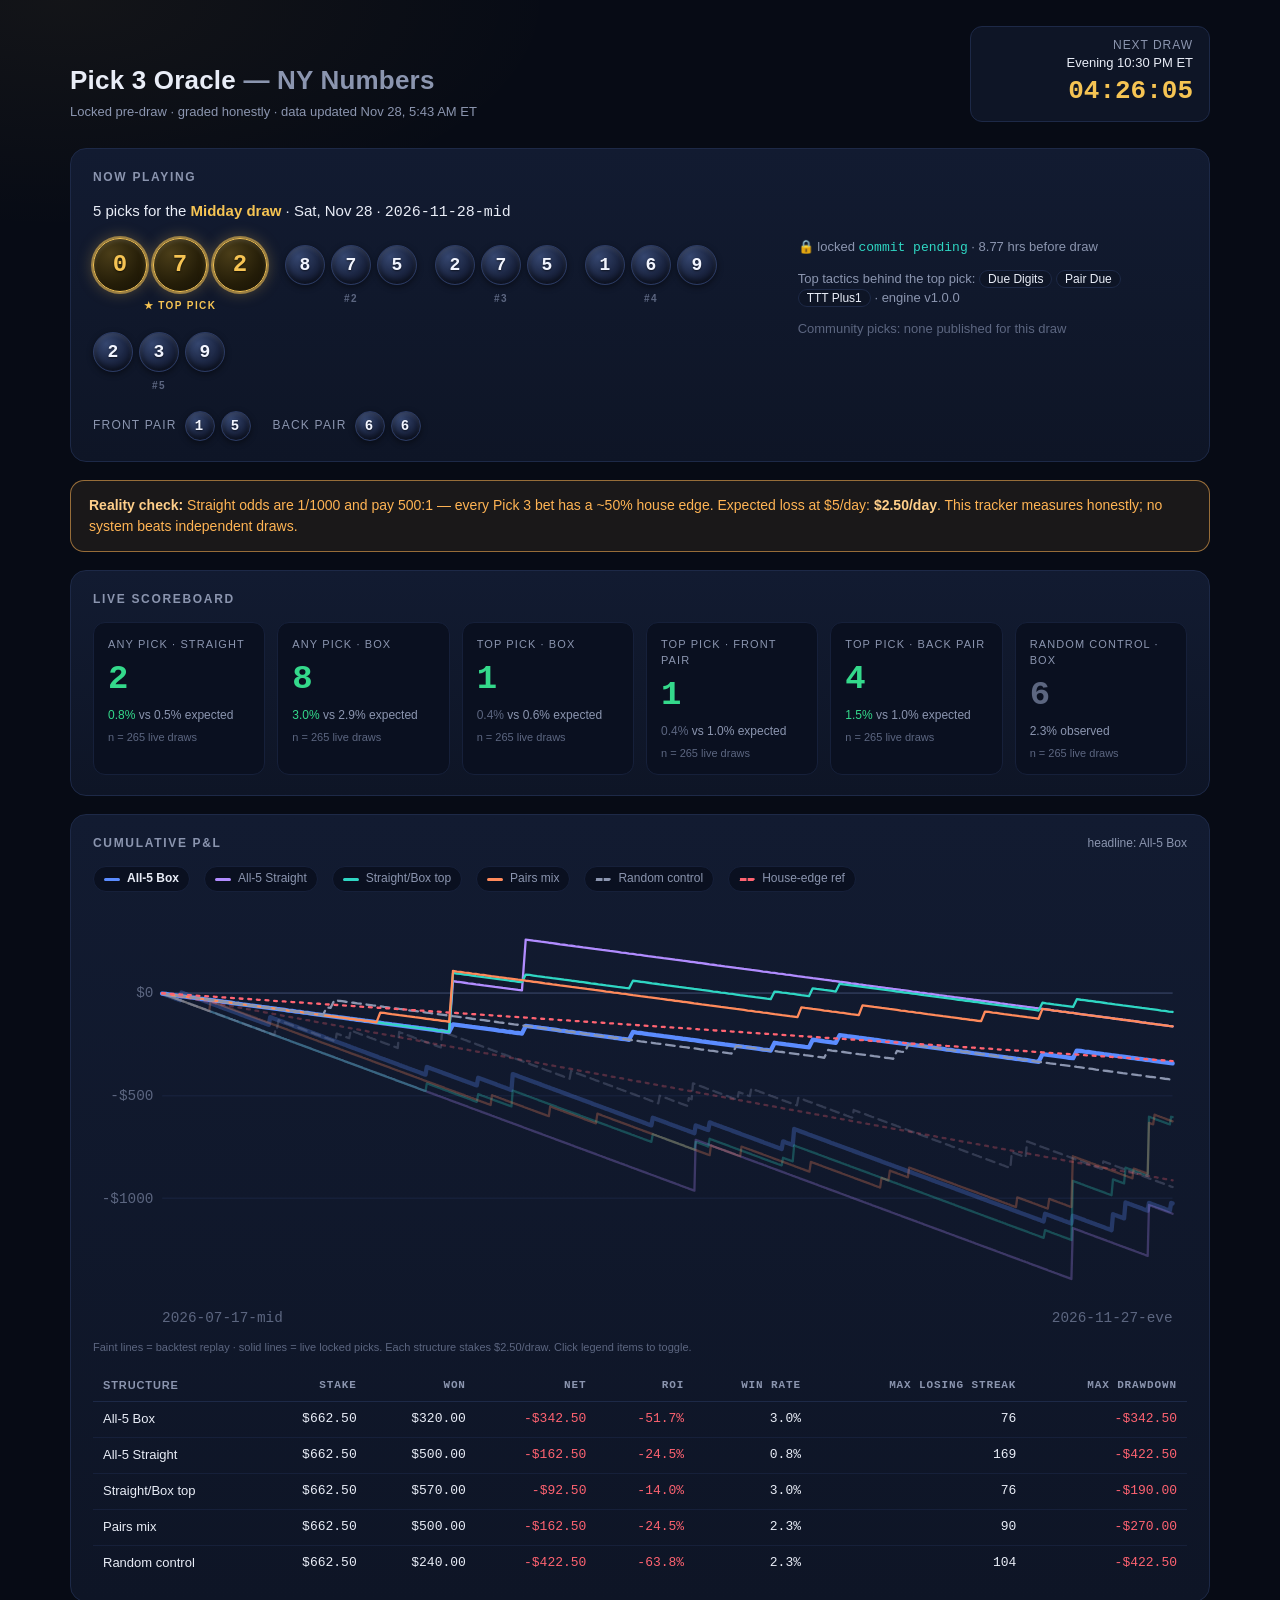
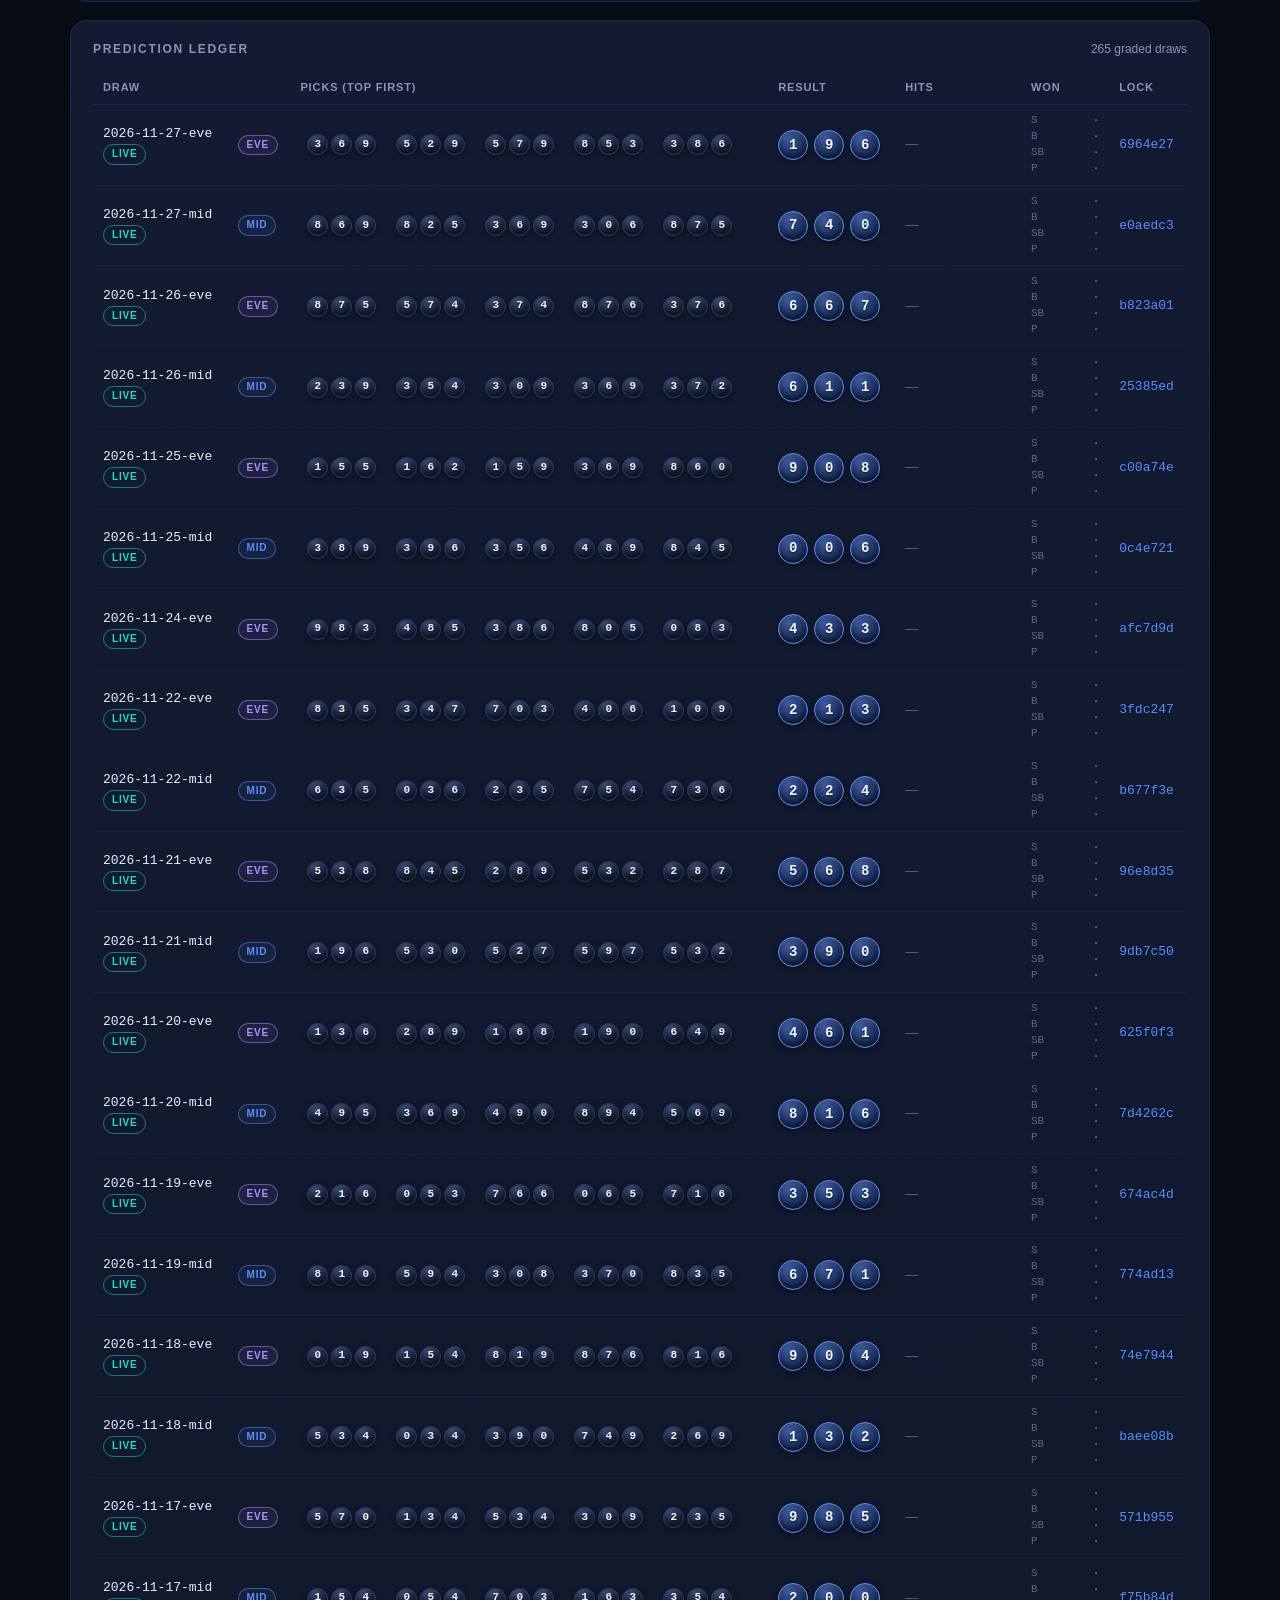
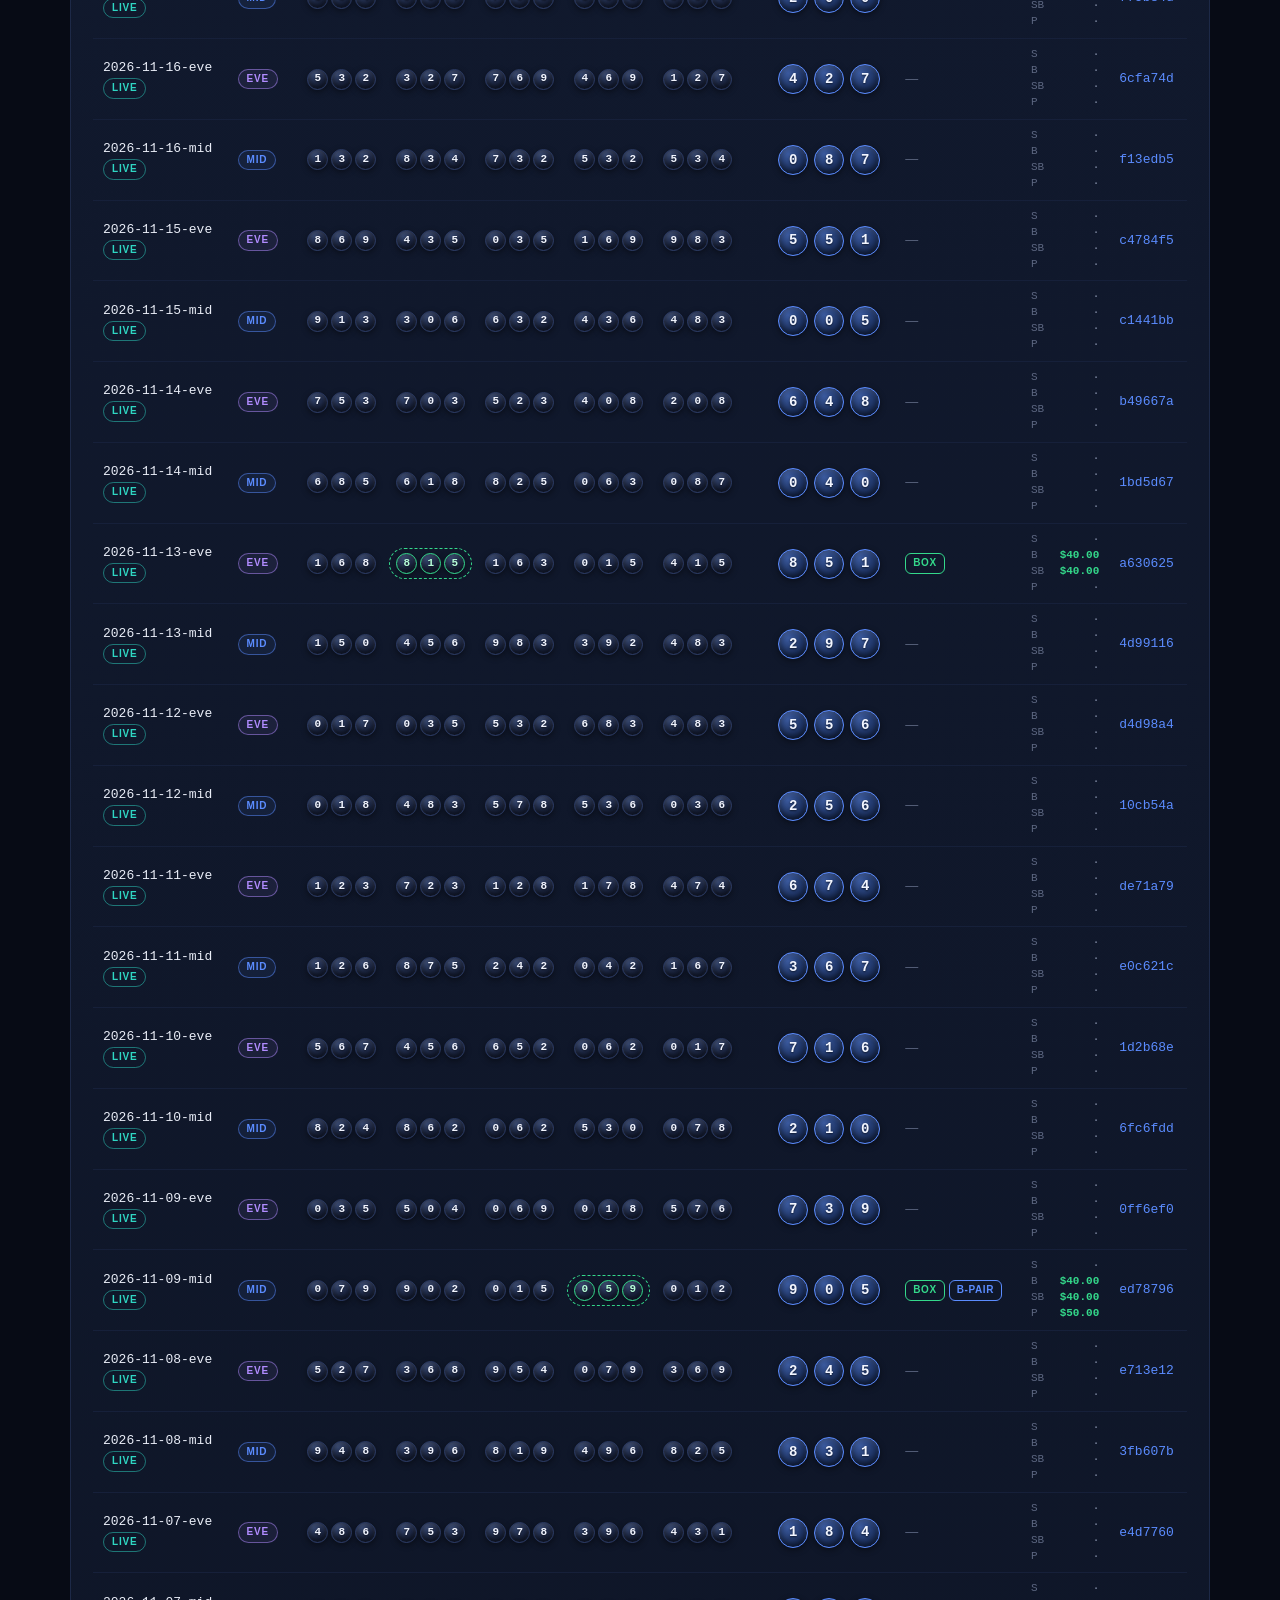
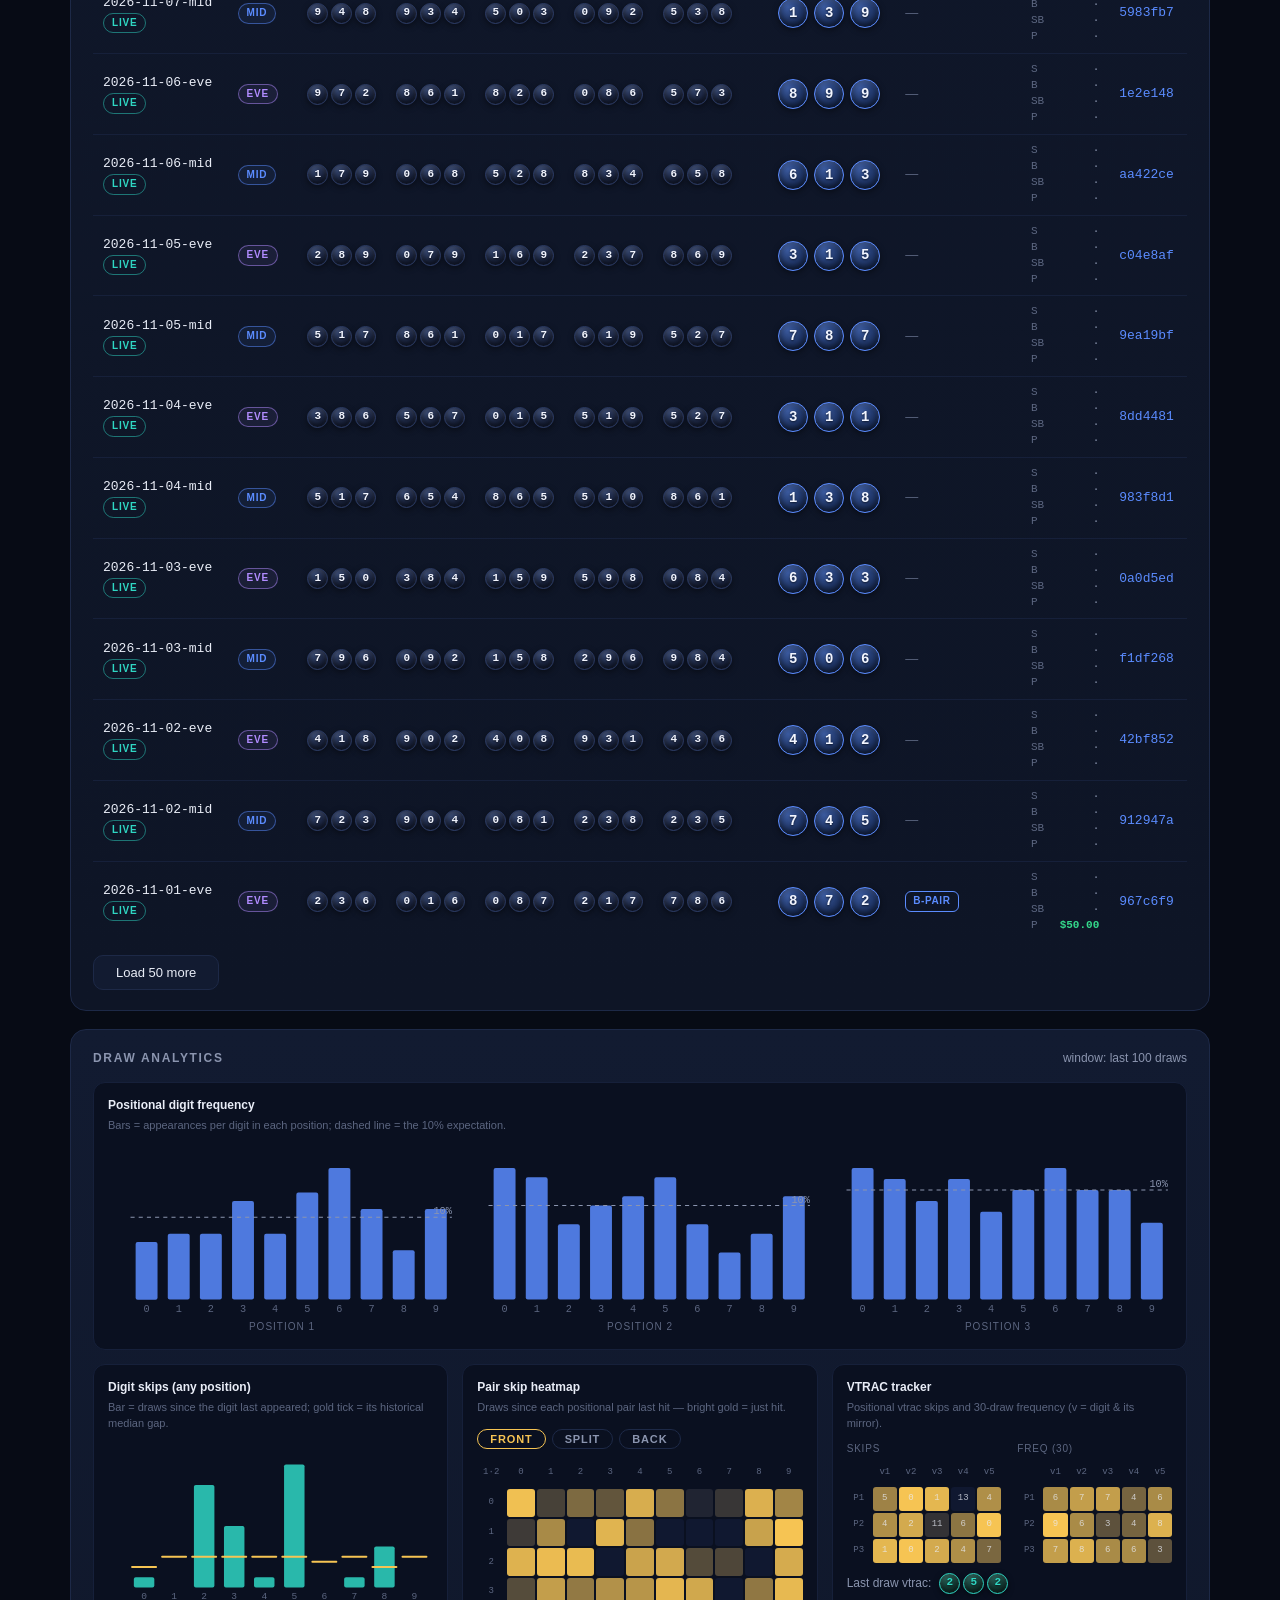
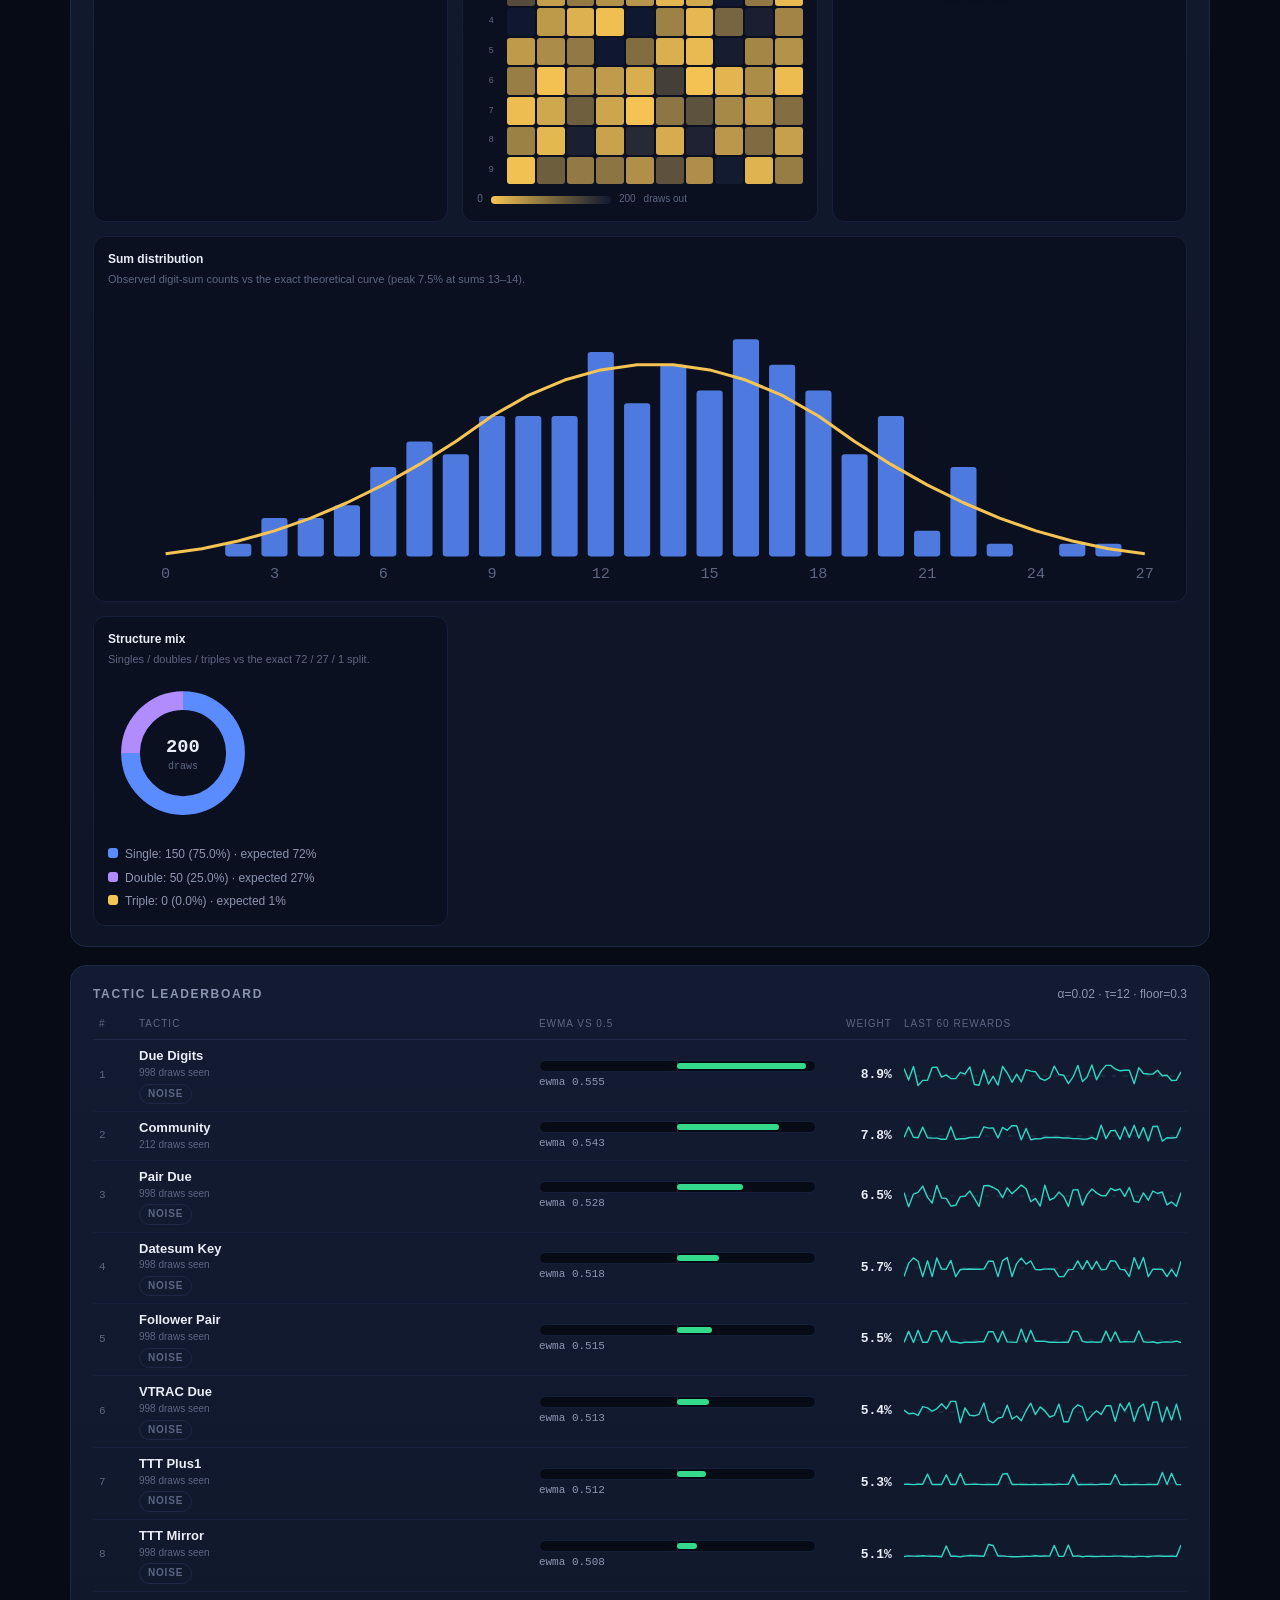
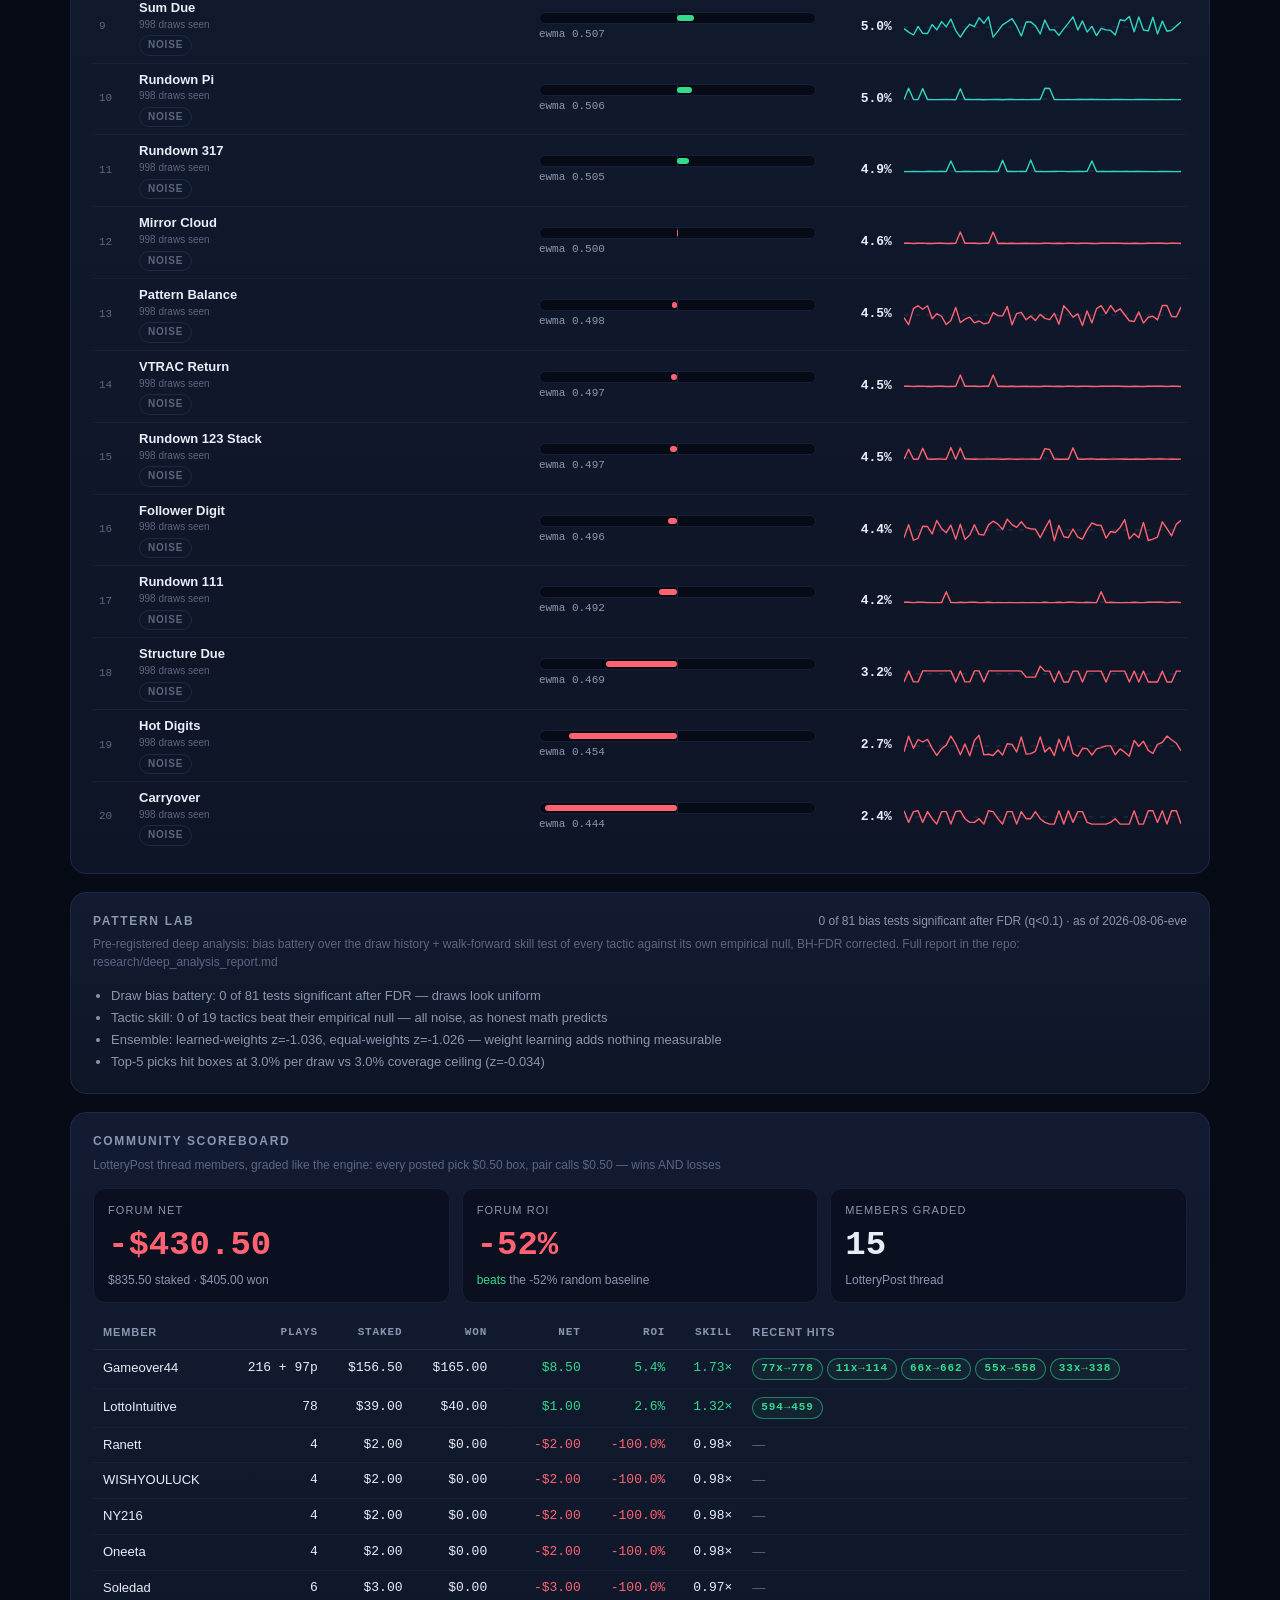
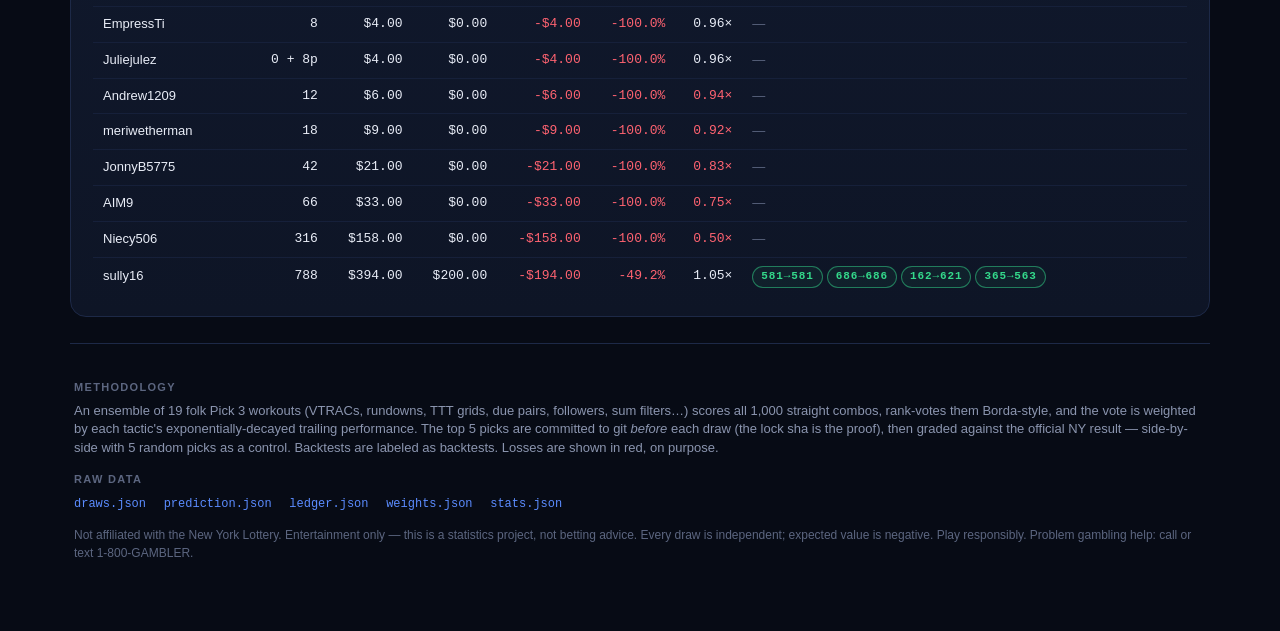
<file: site/index.html>
<!doctype html>
<html lang="en">
<head>
<meta charset="utf-8">
<meta name="viewport" content="width=device-width, initial-scale=1">
<meta name="description" content="NY Numbers Pick 3 prediction engine with brutally honest tracking — every pick locked pre-draw, graded against a random control.">
<title>Pick 3 Oracle — NY Numbers</title>
<link rel="icon" href="data:image/svg+xml,%3Csvg xmlns='http://www.w3.org/2000/svg' viewBox='0 0 100 100'%3E%3Ctext y='.9em' font-size='90'%3E%F0%9F%8E%B1%3C/text%3E%3C/svg%3E">
<link rel="stylesheet" href="style.css">
</head>
<body>
<div class="wrap">

  <header class="top">
    <div class="brand">
      <h1>Pick 3 Oracle <span class="dim">— NY Numbers</span></h1>
      <div class="sub">Locked pre-draw · graded honestly · <span id="updated-at">loading…</span></div>
    </div>
    <div class="countdown">
      <div class="label">Next draw</div>
      <div class="which" id="next-draw-label">—</div>
      <div class="clock" id="countdown-clock">--:--:--</div>
    </div>
  </header>

  <div id="load-error" hidden>Failed to load dashboard data. The pipeline may not have published yet — try a refresh.</div>

  <!-- 2. NOW panel -->
  <section class="panel" id="now-panel">
    <h2>Now playing</h2>
    <div class="now-draw-label" id="now-draw-label"></div>
    <div class="now-grid">
      <div class="now-picks">
        <div class="pick-row" id="pick-row"></div>
        <div class="pairs-line" id="pairs-line"></div>
      </div>
      <div class="now-meta">
        <div class="lock-line" id="lock-line"></div>
        <div class="tactics-line" id="tactics-line"></div>
        <div class="community-line" id="community-line"></div>
      </div>
    </div>
  </section>

  <!-- 3. HONESTY banner -->
  <aside class="honesty">
    <strong>Reality check:</strong> Straight odds are 1/1000 and pay 500:1 — every Pick 3 bet has a
    ~50% house edge. Expected loss at $5/day: <strong>$2.50/day</strong>. This tracker measures
    honestly; no system beats independent draws.
  </aside>

  <!-- 4. SCOREBOARD -->
  <section class="panel">
    <h2>Live scoreboard</h2>
    <div class="score-grid" id="score-grid"></div>
  </section>

  <!-- 5. P&L -->
  <section class="panel">
    <h2>Cumulative P&amp;L <span class="h2-extra" id="pnl-headline"></span></h2>
    <div class="pnl-legend" id="pnl-legend"></div>
    <div id="pnl-chart"></div>
    <div class="chart-note">Faint lines = backtest replay · solid lines = live locked picks. Each structure stakes $2.50/draw. Click legend items to toggle.</div>
    <div class="table-wrap">
      <table id="pnl-summary">
        <thead><tr>
          <th>Structure</th><th class="num">Stake</th><th class="num">Won</th><th class="num">Net</th>
          <th class="num">ROI</th><th class="num">Win rate</th><th class="num">Max losing streak</th><th class="num">Max drawdown</th>
        </tr></thead>
        <tbody></tbody>
      </table>
    </div>
  </section>

  <!-- 6. LEDGER -->
  <section class="panel">
    <h2>Prediction ledger <span class="h2-extra" id="ledger-count"></span></h2>
    <div class="table-wrap">
      <table id="ledger-table">
        <thead><tr>
          <th>Draw</th><th></th><th>Picks (top first)</th><th>Result</th><th>Hits</th><th>Won</th><th>Lock</th>
        </tr></thead>
        <tbody></tbody>
      </table>
    </div>
    <button id="ledger-more" hidden>Load 50 more</button>
  </section>

  <!-- 7. CHARTS -->
  <section class="panel">
    <h2>Draw analytics <span class="h2-extra" id="charts-window"></span></h2>
    <div class="charts-grid">
      <div class="chart-card wide">
        <h3>Positional digit frequency</h3>
        <div class="sub">Bars = appearances per digit in each position; dashed line = the 10% expectation.</div>
        <div class="freq-row" id="chart-posfreq"></div>
      </div>
      <div class="chart-card">
        <h3>Digit skips (any position)</h3>
        <div class="sub">Bar = draws since the digit last appeared; gold tick = its historical median gap.</div>
        <div id="chart-skips"></div>
      </div>
      <div class="chart-card">
        <h3>Pair skip heatmap</h3>
        <div class="sub">Draws since each positional pair last hit — bright gold = just hit.</div>
        <div class="tabs" id="pairs-tabs"></div>
        <div id="chart-pairs"></div>
        <div class="heat-scale"><span>0</span><span class="bar"></span><span id="pairs-max-label"></span><span>draws out</span></div>
      </div>
      <div class="chart-card">
        <h3>VTRAC tracker</h3>
        <div class="sub">Positional vtrac skips and 30-draw frequency (v = digit &amp; its mirror).</div>
        <div class="vtrac-flex">
          <div class="vtrac-block"><div class="cap">Skips</div><div id="chart-vtrac-skips"></div></div>
          <div class="vtrac-block"><div class="cap">Freq (30)</div><div id="chart-vtrac-freq"></div></div>
        </div>
        <div class="vtrac-last" id="vtrac-last"></div>
      </div>
      <div class="chart-card wide">
        <h3>Sum distribution</h3>
        <div class="sub">Observed digit-sum counts vs the exact theoretical curve (peak 7.5% at sums 13–14).</div>
        <div id="chart-sums"></div>
      </div>
      <div class="chart-card">
        <h3>Structure mix</h3>
        <div class="sub">Singles / doubles / triples vs the exact 72 / 27 / 1 split.</div>
        <div class="donut-flex">
          <div id="chart-structure"></div>
          <div class="donut-legend" id="structure-legend"></div>
        </div>
      </div>
    </div>
  </section>

  <!-- 8. TACTICS -->
  <section class="panel">
    <h2>Tactic leaderboard <span class="h2-extra" id="tactics-params"></span></h2>
    <div class="tactic-head"><span>#</span><span>Tactic</span><span>EWMA vs 0.5</span><span style="text-align:right">Weight</span><span>Last 60 rewards</span></div>
    <div id="tactic-rows"></div>
  </section>

  <!-- 8A. PATTERN LAB -->
  <section class="panel" id="patternlab-panel" hidden>
    <h2>Pattern lab <span class="h2-extra" id="patternlab-meta"></span></h2>
    <div class="panel-sub">Pre-registered deep analysis: bias battery over the draw history + walk-forward skill test of every tactic against its own empirical null, BH-FDR corrected. Full report in the repo: research/deep_analysis_report.md</div>
    <ul id="patternlab-headlines"></ul>
  </section>

  <!-- 8B. COMMUNITY -->
  <section class="panel" id="community-panel" hidden>
    <h2>Community Scoreboard</h2>
    <div class="panel-sub">LotteryPost thread members, graded like the engine: every posted pick $0.50 box, pair calls $0.50 — wins AND losses</div>
    <div class="score-grid" id="community-summary"></div>
    <div class="table-wrap">
      <table id="community-table">
        <thead><tr>
          <th>Member</th><th class="num">Plays</th><th class="num">Staked</th><th class="num">Won</th>
          <th class="num">Net</th><th class="num">ROI</th><th class="num">Skill</th><th>Recent hits</th>
        </tr></thead>
        <tbody></tbody>
      </table>
    </div>
  </section>

  <!-- 9. FOOTER -->
  <footer>
    <h4>Methodology</h4>
    <p>
      An ensemble of 19 folk Pick&nbsp;3 workouts (VTRACs, rundowns, TTT grids, due pairs, followers,
      sum filters…) scores all 1,000 straight combos, rank-votes them Borda-style, and the vote is
      weighted by each tactic's exponentially-decayed trailing performance. The top 5 picks are
      committed to git <em>before</em> each draw (the lock sha is the proof), then graded against the
      official NY result — side-by-side with 5 random picks as a control. Backtests are labeled as
      backtests. Losses are shown in red, on purpose.
    </p>
    <h4>Raw data</h4>
    <p class="raw-links">
      <a href="data/draws.json">draws.json</a>
      <a href="data/prediction.json">prediction.json</a>
      <a href="data/ledger.json">ledger.json</a>
      <a href="data/weights.json">weights.json</a>
      <a href="data/stats.json">stats.json</a>
    </p>
    <p class="fine">
      Not affiliated with the New York Lottery. Entertainment only — this is a statistics project,
      not betting advice. Every draw is independent; expected value is negative. Play responsibly.
      Problem gambling help: call or text 1-800-GAMBLER.
    </p>
  </footer>

</div>
<script src="charts.js"></script>
<script src="app.js"></script>
</body>
</html>
</file>
<file: site/style.css>
/* Pick 3 Oracle — dark dashboard. No external assets; system fonts only. */
:root {
  --bg: #070b15;
  --bg-2: #0a1020;
  --panel: #0e1526;
  --panel-2: #121b31;
  --line: #1d2947;
  --line-soft: #16203a;
  --ink: #e9edf7;
  --muted: #8b95af;
  --faint: #5c6680;
  --gold: #f6c453;
  --green: #34d98b;
  --red: #ff6371;
  --amber: #ffb454;
  --blue: #5b8cff;
  --teal: #2fd6c3;
  --purple: #b18cff;
  --mono: ui-monospace, "SF Mono", SFMono-Regular, Menlo, Consolas, monospace;
  --sans: -apple-system, BlinkMacSystemFont, "Segoe UI", Roboto, "Helvetica Neue", Arial, sans-serif;
}

* { box-sizing: border-box; margin: 0; padding: 0; }
html { -webkit-text-size-adjust: 100%; }
body {
  font-family: var(--sans);
  background:
    radial-gradient(1100px 500px at 80% -10%, rgba(91, 140, 255, 0.10), transparent 60%),
    radial-gradient(900px 420px at 5% 0%, rgba(246, 196, 83, 0.05), transparent 55%),
    var(--bg);
  color: var(--ink);
  line-height: 1.45;
  min-height: 100vh;
}
a { color: var(--blue); text-decoration: none; }
a:hover { text-decoration: underline; }
.mono { font-family: var(--mono); }
.wrap { max-width: 1180px; margin: 0 auto; padding: 0 20px 60px; }

/* ------------------------------------------------------------- header */
header.top { padding: 26px 0 8px; display: flex; flex-wrap: wrap; gap: 14px; align-items: flex-end; justify-content: space-between; }
.brand h1 { font-size: 26px; letter-spacing: 0.2px; font-weight: 800; }
.brand h1 .dim { color: var(--muted); font-weight: 600; }
.brand .sub { color: var(--muted); font-size: 13px; margin-top: 3px; }
.countdown {
  background: var(--panel); border: 1px solid var(--line); border-radius: 12px;
  padding: 10px 16px; text-align: right; min-width: 240px;
}
.countdown .label { font-size: 12px; color: var(--muted); text-transform: uppercase; letter-spacing: 0.08em; }
.countdown .clock { font-family: var(--mono); font-size: 26px; font-weight: 700; color: var(--gold); }
.countdown .which { font-size: 13px; color: var(--ink); }

/* ------------------------------------------------------------- panels */
section.panel {
  background: linear-gradient(180deg, var(--panel-2), var(--panel));
  border: 1px solid var(--line); border-radius: 16px;
  padding: 20px 22px; margin-top: 18px;
}
section.panel > h2 {
  font-size: 12px; text-transform: uppercase; letter-spacing: 0.14em;
  color: var(--muted); margin-bottom: 14px; font-weight: 700;
}
section.panel > h2 .h2-extra { float: right; text-transform: none; letter-spacing: 0; font-weight: 500; }

#load-error {
  margin-top: 18px; padding: 14px 18px; border-radius: 12px;
  border: 1px solid var(--red); background: rgba(255, 99, 113, 0.08); color: var(--red);
}
[hidden] { display: none !important; }

/* ------------------------------------------------------------- lottery balls */
.ball {
  display: inline-grid; place-items: center; border-radius: 50%;
  font-family: var(--mono); font-weight: 800; color: #f2f5ff;
  background: radial-gradient(circle at 32% 28%, #35466f 0%, #1a2440 58%, #0d1428 100%);
  border: 1px solid #2c3b63;
  box-shadow: inset 0 2px 4px rgba(255, 255, 255, 0.10), inset 0 -3px 6px rgba(0, 0, 0, 0.55), 0 2px 6px rgba(0, 0, 0, 0.45);
  text-shadow: 0 1px 2px rgba(0, 0, 0, 0.6);
  user-select: none;
}
.ball-lg { width: 54px; height: 54px; font-size: 24px; }
.ball-md { width: 40px; height: 40px; font-size: 18px; }
.ball-sm { width: 30px; height: 30px; font-size: 14px; }
.ball-xs { width: 21px; height: 21px; font-size: 11px; }
.balls { display: inline-flex; gap: 6px; align-items: center; }
.balls-xs { gap: 3px; }

.pick-group { display: inline-flex; gap: 4px; padding: 4px 6px; border-radius: 999px; border: 1px solid transparent; }
.pick-group.win-straight { border-color: var(--green); box-shadow: 0 0 10px rgba(52, 217, 139, 0.45); }
.pick-group.win-straight .ball { background: radial-gradient(circle at 32% 28%, #2e8f63 0%, #14563a 60%, #0a2c1e 100%); border-color: var(--green); }
.pick-group.win-box { border: 1px dashed var(--green); }
.pick-group.win-box .ball { border-color: var(--green); color: #b8ffd9; }

.top-pick-balls .ball {
  background: radial-gradient(circle at 32% 28%, #4a3d18 0%, #241d08 60%, #141004 100%);
  border-color: var(--gold); color: var(--gold);
  box-shadow: 0 0 0 2px rgba(246, 196, 83, 0.55), 0 0 16px rgba(246, 196, 83, 0.35), inset 0 2px 4px rgba(255, 255, 255, 0.12);
}
.result-ball {
  background: radial-gradient(circle at 32% 28%, #3b5a9e 0%, #1c3160 60%, #0d1a38 100%);
  border-color: var(--blue);
}

/* ------------------------------------------------------------- NOW panel */
.now-grid { display: flex; flex-wrap: wrap; gap: 26px; align-items: flex-start; }
.now-picks { flex: 2 1 420px; }
.now-meta { flex: 1 1 260px; display: flex; flex-direction: column; gap: 12px; }
.now-draw-label { font-size: 15px; margin-bottom: 14px; }
.now-draw-label strong { color: var(--gold); }
.pick-row { display: flex; flex-wrap: wrap; gap: 18px; align-items: center; }
.pick-card { display: flex; flex-direction: column; align-items: center; gap: 7px; }
.pick-tag { font-size: 10px; letter-spacing: 0.14em; font-weight: 800; color: var(--gold); text-transform: uppercase; }
.pick-tag.alt { color: var(--faint); }
.pairs-line { display: flex; gap: 22px; margin-top: 18px; flex-wrap: wrap; }
.pair-block { display: flex; align-items: center; gap: 8px; font-size: 12px; color: var(--muted); text-transform: uppercase; letter-spacing: 0.1em; }
.lock-line { font-size: 13px; color: var(--muted); }
.lock-line a { font-family: var(--mono); color: var(--teal); }
.tactics-line { font-size: 13px; color: var(--muted); }
.tactics-line .t { color: var(--ink); background: var(--panel); border: 1px solid var(--line); padding: 1px 8px; border-radius: 999px; font-size: 12px; white-space: nowrap; }
.community-line { font-size: 13px; color: var(--faint); }

/* ------------------------------------------------------------- honesty banner */
.honesty {
  margin-top: 18px; border-radius: 14px; padding: 14px 18px;
  border: 1px solid rgba(255, 180, 84, 0.55); background: rgba(255, 180, 84, 0.08);
  color: var(--amber); font-size: 14px; line-height: 1.5;
}
.honesty strong { color: #ffcf8a; }

/* ------------------------------------------------------------- scoreboard */
.score-grid { display: grid; grid-template-columns: repeat(auto-fit, minmax(160px, 1fr)); gap: 12px; }
.score-card { background: var(--bg-2); border: 1px solid var(--line-soft); border-radius: 12px; padding: 14px 14px 12px; position: relative; }
.score-card .metric { font-size: 11px; text-transform: uppercase; letter-spacing: 0.1em; color: var(--muted); }
.score-card .big { font-size: 34px; font-weight: 800; font-family: var(--mono); margin: 2px 0; }
.score-card.hit .big { color: var(--green); }
.score-card.control .big { color: var(--faint); }
.score-card .vs { font-size: 12px; color: var(--muted); }
.score-card .vs .beat { color: var(--green); }
.score-card .vs .under { color: var(--faint); }
.score-card .n { font-size: 11px; color: var(--faint); margin-top: 6px; }
.badge-small-sample {
  display: inline-block; margin-left: 7px; font-size: 9px; font-weight: 700;
  letter-spacing: 0.06em; color: var(--amber); border: 1px solid rgba(255, 180, 84, 0.5);
  padding: 0 6px; border-radius: 999px; text-transform: uppercase; vertical-align: 1px;
}

/* ------------------------------------------------------------- P&L */
.pnl-legend { display: flex; flex-wrap: wrap; gap: 8px 14px; margin-bottom: 10px; }
.legend-item {
  display: inline-flex; align-items: center; gap: 7px; font-size: 12px; color: var(--muted);
  cursor: pointer; border: 1px solid var(--line-soft); border-radius: 999px; padding: 3px 10px;
  background: var(--bg-2);
}
.legend-item .swatch { width: 16px; height: 0; border-top: 3px solid; border-radius: 2px; }
.legend-item.off { opacity: 0.35; }
.legend-item.headline { color: var(--ink); font-weight: 600; }
.chart-note { font-size: 11px; color: var(--faint); margin-top: 6px; }
#pnl-chart svg, .chart-card svg { width: 100%; height: auto; display: block; }

.table-wrap { overflow-x: auto; margin-top: 14px; -webkit-overflow-scrolling: touch; }
table { border-collapse: collapse; width: 100%; font-size: 13px; }
th { text-align: left; font-size: 11px; text-transform: uppercase; letter-spacing: 0.08em; color: var(--muted); padding: 8px 10px; border-bottom: 1px solid var(--line); white-space: nowrap; }
td { padding: 8px 10px; border-bottom: 1px solid var(--line-soft); vertical-align: middle; white-space: nowrap; }
tr:last-child td { border-bottom: none; }
td.num, th.num { text-align: right; font-family: var(--mono); }
.pos { color: var(--green); } .neg { color: var(--red); }

/* ------------------------------------------------------------- ledger */
.chip { display: inline-block; font-size: 10px; font-weight: 700; letter-spacing: 0.08em; padding: 2px 8px; border-radius: 999px; border: 1px solid var(--line); color: var(--muted); text-transform: uppercase; }
.chip-mid { color: var(--blue); border-color: rgba(91, 140, 255, 0.5); background: rgba(91, 140, 255, 0.08); }
.chip-eve { color: var(--purple); border-color: rgba(177, 140, 255, 0.5); background: rgba(177, 140, 255, 0.08); }
.chip-live { color: var(--teal); border-color: rgba(47, 214, 195, 0.5); }
.chip-bt { color: var(--faint); }
.chip-signal { color: var(--teal); border-color: rgba(47, 214, 195, 0.5); background: rgba(47, 214, 195, 0.08); }
.chip-noise { color: var(--faint); }
.chip-inverse { color: var(--red, #ff6371); border-color: rgba(255, 99, 113, 0.5); background: rgba(255, 99, 113, 0.08); }
#patternlab-headlines { margin: 10px 0 0; padding-left: 18px; color: var(--muted); font-size: 13px; line-height: 1.7; }
.badge { display: inline-block; font-size: 10px; font-weight: 800; letter-spacing: 0.06em; padding: 2px 7px; border-radius: 6px; margin-right: 4px; }
.badge-str { background: var(--green); color: #04160c; }
.badge-box { border: 1px solid var(--green); color: var(--green); }
.badge-oneoff { border: 1px solid var(--amber); color: var(--amber); }
.badge-pair { border: 1px solid var(--blue); color: var(--blue); }
.ledger-picks { display: flex; gap: 6px; }
.won-mini { display: grid; grid-template-columns: auto auto; gap: 0 12px; font-size: 11px; font-family: var(--mono); }
.won-mini span { color: var(--faint); }
.won-mini .w { color: var(--muted); text-align: right; }
.won-mini .w.pos { color: var(--green); font-weight: 700; }
#ledger-more { margin-top: 14px; background: var(--panel-2); color: var(--ink); border: 1px solid var(--line); border-radius: 10px; padding: 9px 22px; font-size: 13px; cursor: pointer; font-family: var(--sans); }
#ledger-more:hover { border-color: var(--blue); }

/* ------------------------------------------------------------- charts grid */
.charts-grid { display: grid; grid-template-columns: repeat(auto-fit, minmax(320px, 1fr)); gap: 14px; }
.chart-card { background: var(--bg-2); border: 1px solid var(--line-soft); border-radius: 12px; padding: 14px; min-width: 0; }
.chart-card h3 { font-size: 12px; font-weight: 700; color: var(--ink); margin-bottom: 4px; }
.chart-card .sub { font-size: 11px; color: var(--faint); margin-bottom: 10px; }
.chart-card.wide { grid-column: 1 / -1; }
.freq-row { display: grid; grid-template-columns: repeat(3, 1fr); gap: 10px; }
.freq-row .freq-cell { min-width: 0; }
.freq-cell .cap { font-size: 10px; color: var(--faint); text-align: center; margin-top: 2px; text-transform: uppercase; letter-spacing: 0.1em; }

.tabs { display: inline-flex; gap: 6px; margin-bottom: 10px; }
.tab { font-size: 11px; font-weight: 700; text-transform: uppercase; letter-spacing: 0.08em; color: var(--muted); background: transparent; border: 1px solid var(--line); border-radius: 999px; padding: 3px 12px; cursor: pointer; font-family: var(--sans); }
.tab.active { color: var(--gold); border-color: var(--gold); }

.heat { display: grid; gap: 2px; font-family: var(--mono); font-size: 9px; }
.heat .hcell { aspect-ratio: 1; border-radius: 3px; display: grid; place-items: center; color: rgba(233, 237, 247, 0.75); min-width: 0; }
.heat .hlabel { display: grid; place-items: center; color: var(--faint); aspect-ratio: 1; min-width: 0; overflow: hidden; }
.heat-scale { display: flex; align-items: center; gap: 8px; margin-top: 8px; font-size: 10px; color: var(--faint); }
.heat-scale .bar { flex: 0 0 120px; height: 8px; border-radius: 4px; background: linear-gradient(90deg, #f6c453, #7a6a3a, #101830); }

.vtrac-flex { display: flex; flex-wrap: wrap; gap: 16px; }
.vtrac-block { flex: 1 1 140px; min-width: 0; }
.vtrac-block .cap { font-size: 10px; color: var(--faint); text-transform: uppercase; letter-spacing: 0.08em; margin-bottom: 4px; }
.vtrac-last { margin-top: 10px; font-size: 12px; color: var(--muted); display: flex; align-items: center; gap: 8px; }
.vtrac-last .ball { background: radial-gradient(circle at 32% 28%, #245a52 0%, #123832 60%, #0a1f1c 100%); border-color: var(--teal); color: var(--teal); }

.donut-flex { display: flex; align-items: center; gap: 18px; flex-wrap: wrap; }
.donut-legend { font-size: 12px; color: var(--muted); display: flex; flex-direction: column; gap: 6px; }
.donut-legend .sw { display: inline-block; width: 10px; height: 10px; border-radius: 3px; margin-right: 7px; }

/* ------------------------------------------------------------- tactics */
.tactic-head, .tactic-row { display: grid; grid-template-columns: 28px minmax(130px, 1.4fr) minmax(120px, 1fr) 64px minmax(110px, 1fr); gap: 12px; align-items: center; }
.tactic-head { font-size: 10px; text-transform: uppercase; letter-spacing: 0.1em; color: var(--faint); padding: 0 6px 8px; border-bottom: 1px solid var(--line); }
.tactic-row { padding: 7px 6px; border-bottom: 1px solid var(--line-soft); font-size: 13px; }
.tactic-row:last-child { border-bottom: none; }
.tactic-row .rank { color: var(--faint); font-family: var(--mono); font-size: 11px; }
.tactic-row .tname { font-weight: 600; overflow: hidden; text-overflow: ellipsis; }
.tactic-row .tname .seen { display: block; font-size: 10px; color: var(--faint); font-weight: 400; }
.tactic-row .tname .chip { margin-top: 3px; }
.ewma-bar { position: relative; height: 12px; background: var(--bg); border: 1px solid var(--line-soft); border-radius: 6px; overflow: hidden; }
.ewma-bar .mid { position: absolute; left: 50%; top: 0; bottom: 0; width: 1px; background: var(--line); }
.ewma-bar .fill { position: absolute; top: 2px; bottom: 2px; border-radius: 4px; }
.ewma-bar .fill.up { background: var(--green); left: 50%; }
.ewma-bar .fill.down { background: var(--red); right: 50%; }
.ewma-val { font-family: var(--mono); font-size: 11px; color: var(--muted); }
.tweight { font-family: var(--mono); font-weight: 700; text-align: right; }
.tspark svg { display: block; width: 100%; height: 26px; }

/* ------------------------------------------------------------- community */
.panel-sub { font-size: 12px; color: var(--faint); margin: -8px 0 14px; }
.chip-hit {
  color: var(--green); border-color: rgba(52, 217, 139, 0.5); background: rgba(52, 217, 139, 0.06);
  text-transform: none; font-family: var(--mono); font-size: 11px; margin-right: 4px;
}

/* ------------------------------------------------------------- footer */
footer { margin-top: 26px; padding: 22px 4px 10px; border-top: 1px solid var(--line); color: var(--muted); font-size: 13px; }
footer h4 { font-size: 11px; text-transform: uppercase; letter-spacing: 0.12em; color: var(--faint); margin: 14px 0 6px; }
footer .raw-links a { margin-right: 14px; font-family: var(--mono); font-size: 12px; }
footer .fine { color: var(--faint); font-size: 12px; margin-top: 14px; }

/* ------------------------------------------------------------- responsive */
@media (max-width: 720px) {
  .wrap { padding: 0 12px 40px; }
  header.top { padding-top: 18px; }
  .brand h1 { font-size: 21px; }
  .countdown { min-width: 0; flex: 1 1 100%; text-align: left; }
  section.panel { padding: 14px; border-radius: 13px; }
  .ball-lg { width: 44px; height: 44px; font-size: 20px; }
  .ball-md { width: 34px; height: 34px; font-size: 15px; }
  .pick-row { gap: 12px; }
  .score-grid { grid-template-columns: repeat(2, 1fr); }
  .charts-grid { grid-template-columns: 1fr; }
  .freq-row { grid-template-columns: 1fr; }
  .tactic-head, .tactic-row { grid-template-columns: 20px minmax(90px, 1.3fr) minmax(70px, 1fr) 52px minmax(64px, 1fr); gap: 8px; }
  .tactic-row { font-size: 12px; }
}
</file>
